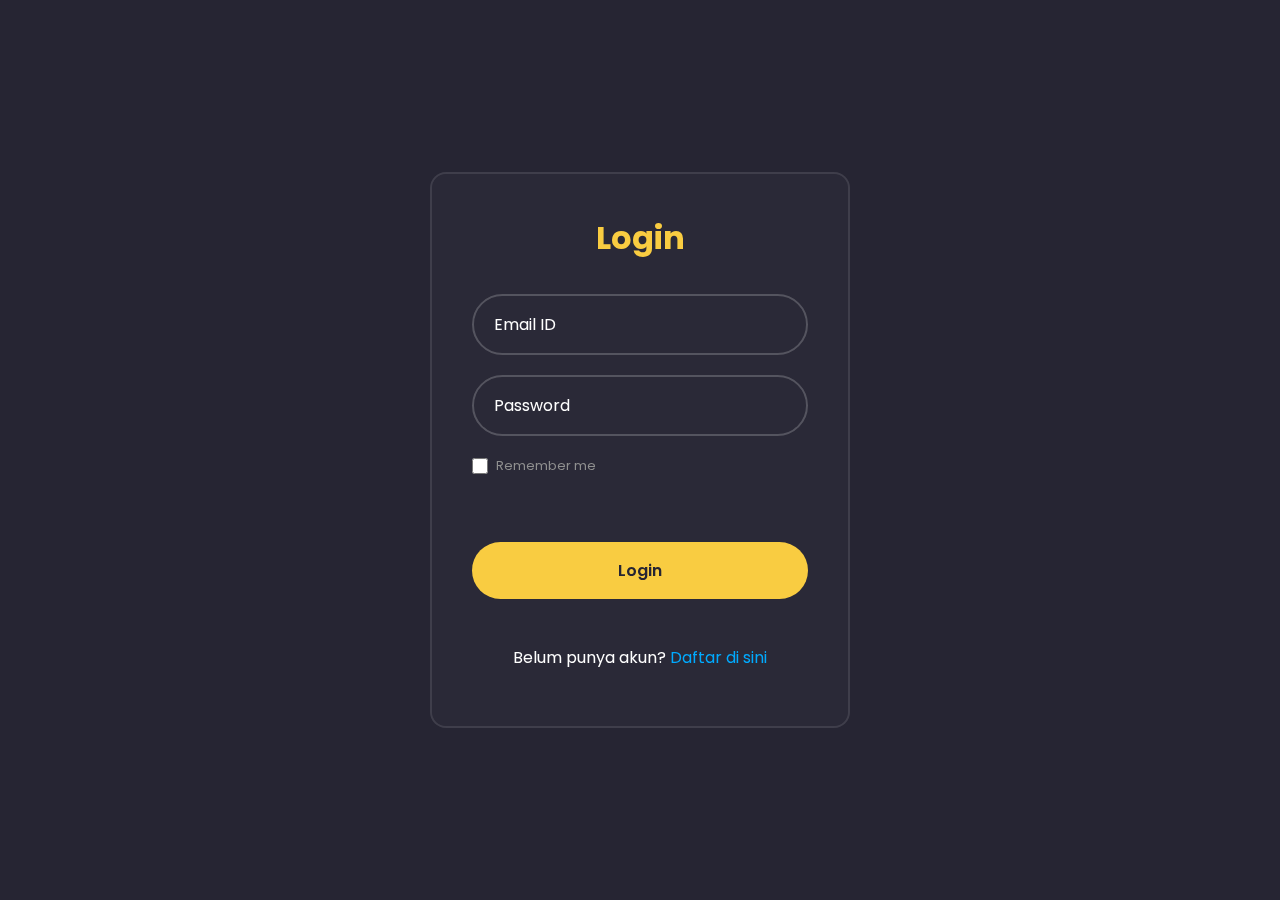
<file: index.html>
<!DOCTYPE html>
<html lang="en">
<head>
  <meta charset="UTF-8" />
  <meta name="viewport" content="width=device-width, initial-scale=1.0" />
  <link rel="stylesheet" href="login1.css" />
  <title>Login</title>
  <style>
   /* === Loading Overlay === */
.loading-overlay {
  position: fixed;
  top: 0;
  left: 0;
  width: 100%;
  height: 100%;
  background: radial-gradient(circle, #262533, #000); /* Gelap */
  display: none;
  justify-content: center;
  align-items: center;
  flex-direction: column;
  z-index: 9999;
  transition: opacity 0.5s ease;
}

.magic-orb {
  width: 100px;
  height: 100px;
  background: radial-gradient(circle at center, #FFF, #F9CC41, #F9CC41); /* Putih ke Kuning */
  border-radius: 50%;
  box-shadow: 0 0 30px #F9CC41, 0 0 60px #F9CC41 inset; /* Kuning */
  animation: float 1.5s ease-in-out infinite;
}

@keyframes float {
  0%, 100% { transform: translateY(0); }
  50% { transform: translateY(-20px); }
}


.loading-text {
  color: #FFF; /* Putih */
  font-size: 20px;
  margin-top: 20px;
  font-family: 'Georgia', serif;
  letter-spacing: 2px;
  animation: blink 1.2s infinite;
}

@keyframes blink {
  0%, 100% { opacity: 1; }
  50% { opacity: 0.5; }
}

.rpg-bar {
  margin-top: 20px;
  width: 300px;
  height: 12px;
  background: #262533; /* Gelap */
  border: 2px solid #8F8F8F; /* Abu-abu Font */
  border-radius: 6px;
  overflow: hidden;
}

.rpg-progress {
  height: 100%;
  width: 0%;
  background: linear-gradient(to right, #F9CC41, #FFF); /* Kuning ke Putih */
  animation: loading-bar 2s linear forwards;
}

@keyframes loading-bar {
  0% { width: 0%; }
  100% { width: 100%; }
}

.fade-out {
  opacity: 0;
  pointer-events: none;
}
  </style>
</head>
<body>
  <!-- LOADING SCREEN RPG-STYLE -->
  <div class="loading-overlay" id="loading">
    <div class="magic-orb"></div>
    <div class="loading-text">loading...</div>
    <div class="rpg-bar">
      <div class="rpg-progress" id="rpg-progress"></div>
    </div>
  </div>

  <!-- FORM LOGIN -->
  <div class="login">
    <form action="javascript:void(0);" class="login__form" onsubmit="login()">
      <h1 class="login__title">Login</h1>

      <div class="login__inputs">
        <div class="login__box">
          <input type="text" id="username" placeholder="Email ID" required class="login__input" />
          <i class="ri-mail-fill"></i>
        </div>

        <div class="login__box">
          <input type="password" id="password" placeholder="Password" required class="login__input" />
          <i class="ri-lock-2-fill"></i>
        </div>

      <div class="login__check">
        <div class="login__check-box">
          <input type="checkbox" class="login__check-input" id="user-check" />
          <label for="user-check" class="login__check-label">Remember me</label>
        </div>
      </div>

      <p id="error-msg" style="color: red; text-align: center; margin-bottom: 10px;"></p>

      <button type="submit" class="login__button">Login</button>

      <!-- Link ke halaman register -->
      <div style="text-align: center; margin-top: 10px; color: white;">
        Belum punya akun? <a href="register.html" style="color: #00aaff;">Daftar di sini</a>
      </div>
    </form>
  </div>

  <!-- JavaScript Login -->
  <script>
    function login() {
  const username = document.getElementById("username").value;
  const password = document.getElementById("password").value;
  const errorMsg = document.getElementById("error-msg");
  const loading = document.getElementById("loading");
  const progress = document.getElementById("rpg-progress");

  const registeredUser = localStorage.getItem("registeredUser") || "admin";
  const registeredPass = localStorage.getItem("registeredPass") || "123456";

  if (username === registeredUser && password === registeredPass) {
    loading.style.display = "flex";
    progress.style.width = "0%";
    progress.style.animation = "loading-bar 2s linear forwards";

    // Tandai bahwa user sudah login
    localStorage.setItem("isLoggedIn", "true");

    setTimeout(() => {
      loading.classList.add("fade-out");
      window.location.href = "beranda.html";
    }, 2200);
  } else {
    errorMsg.textContent = "Username atau password salah!";
  }
}

  </script>
</body>
</html>
</file>
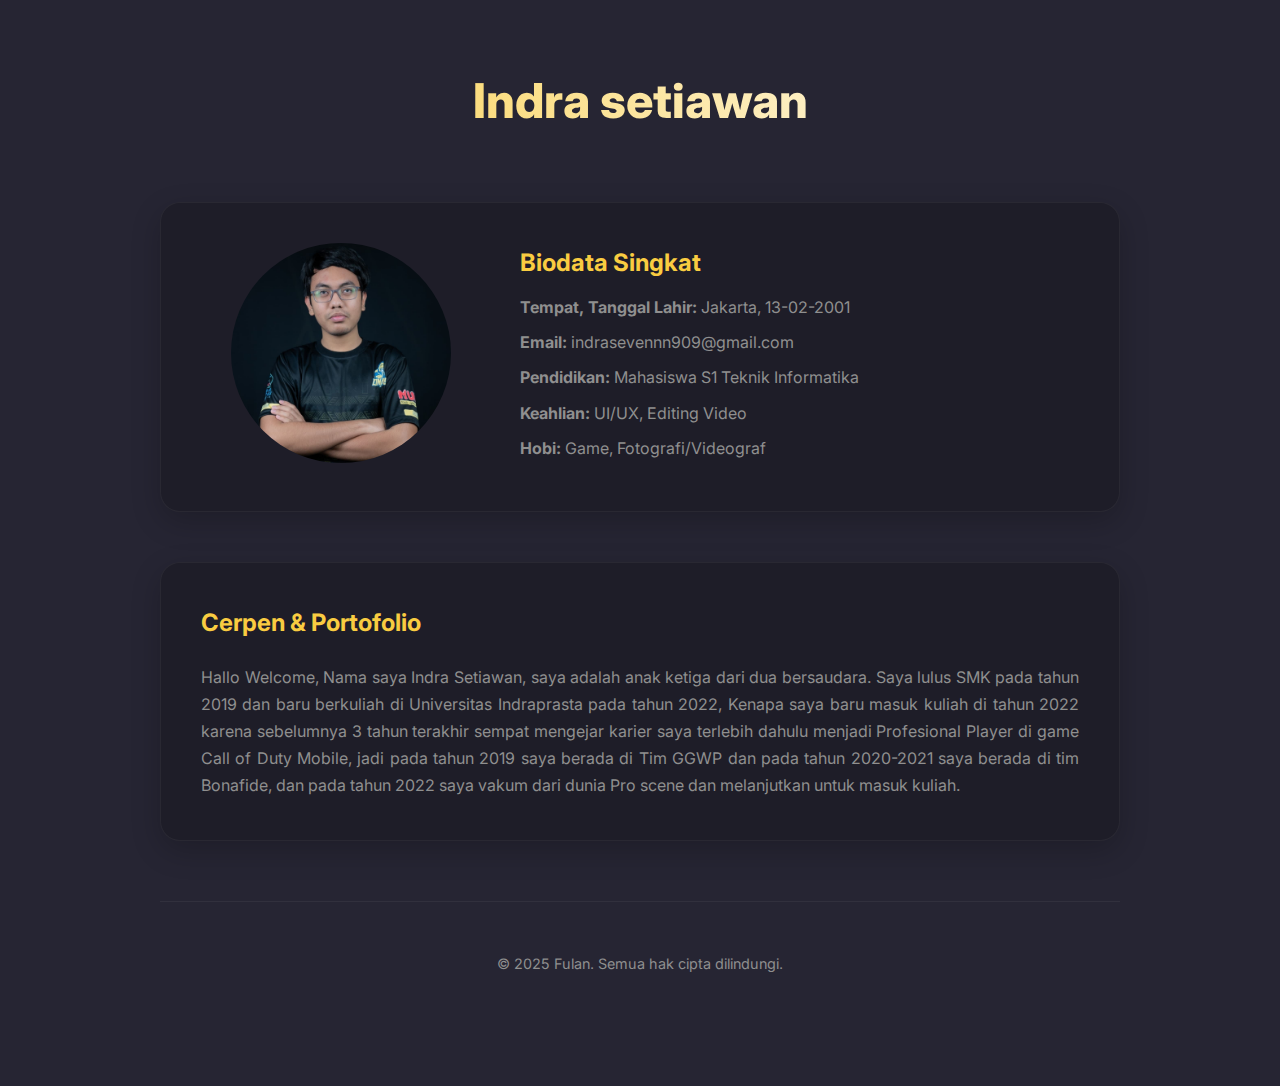
<file: anggota.html>
<!DOCTYPE html>
<html lang="id">
<head>
  <meta charset="UTF-8" />
  <meta name="viewport" content="width=device-width, initial-scale=1.0"/>
  <title>Portofolio Elegan</title>
  <link href="https://fonts.googleapis.com/css2?family=Inter:wght@400;600;800&display=swap" rel="stylesheet">
  <link rel="stylesheet" href="team.css">
</head>
<body>
  <div class="container">
    <header>
      <h1 class="gradient-text">Indra setiawan</h1>
      <p></p>
    </header>

    <div class="profile">
      <div class="profile-img">
        <img src="indra.jpg" alt="Foto Profil">
      </div>
      <div class="profile-info">
        <h2>Biodata Singkat</h2>
        <p><strong>Tempat, Tanggal Lahir:</strong> Jakarta, 13-02-2001</p>
        <p><strong>Email:</strong> indrasevennn909@gmail.com</p>
        <p><strong>Pendidikan:</strong> Mahasiswa S1 Teknik Informatika</p>
        <p><strong>Keahlian:</strong> UI/UX, Editing Video</p>
        <p><strong>Hobi:</strong> Game, Fotografi/Videograf</p>
      </div>
    </div>

    <div class="section">
      <h2>Cerpen & Portofolio</h2>
      <p>
        Hallo Welcome,
        Nama saya Indra Setiawan, saya adalah anak ketiga dari dua bersaudara. Saya lulus SMK pada tahun 2019 dan baru berkuliah di Universitas Indraprasta pada tahun 2022, Kenapa saya baru masuk kuliah di tahun 2022 karena sebelumnya 3 tahun terakhir sempat mengejar karier saya terlebih dahulu menjadi Profesional Player di game Call of Duty Mobile, jadi pada tahun 2019 saya berada di Tim GGWP dan pada tahun 2020-2021 saya berada di tim Bonafide, dan pada tahun 2022 saya vakum dari dunia Pro scene dan melanjutkan untuk masuk kuliah.
      </p>
    </div>

    <footer>
      &copy; 2025 Fulan. Semua hak cipta dilindungi.
    </footer>
  </div>
</body>
</html>
</file>
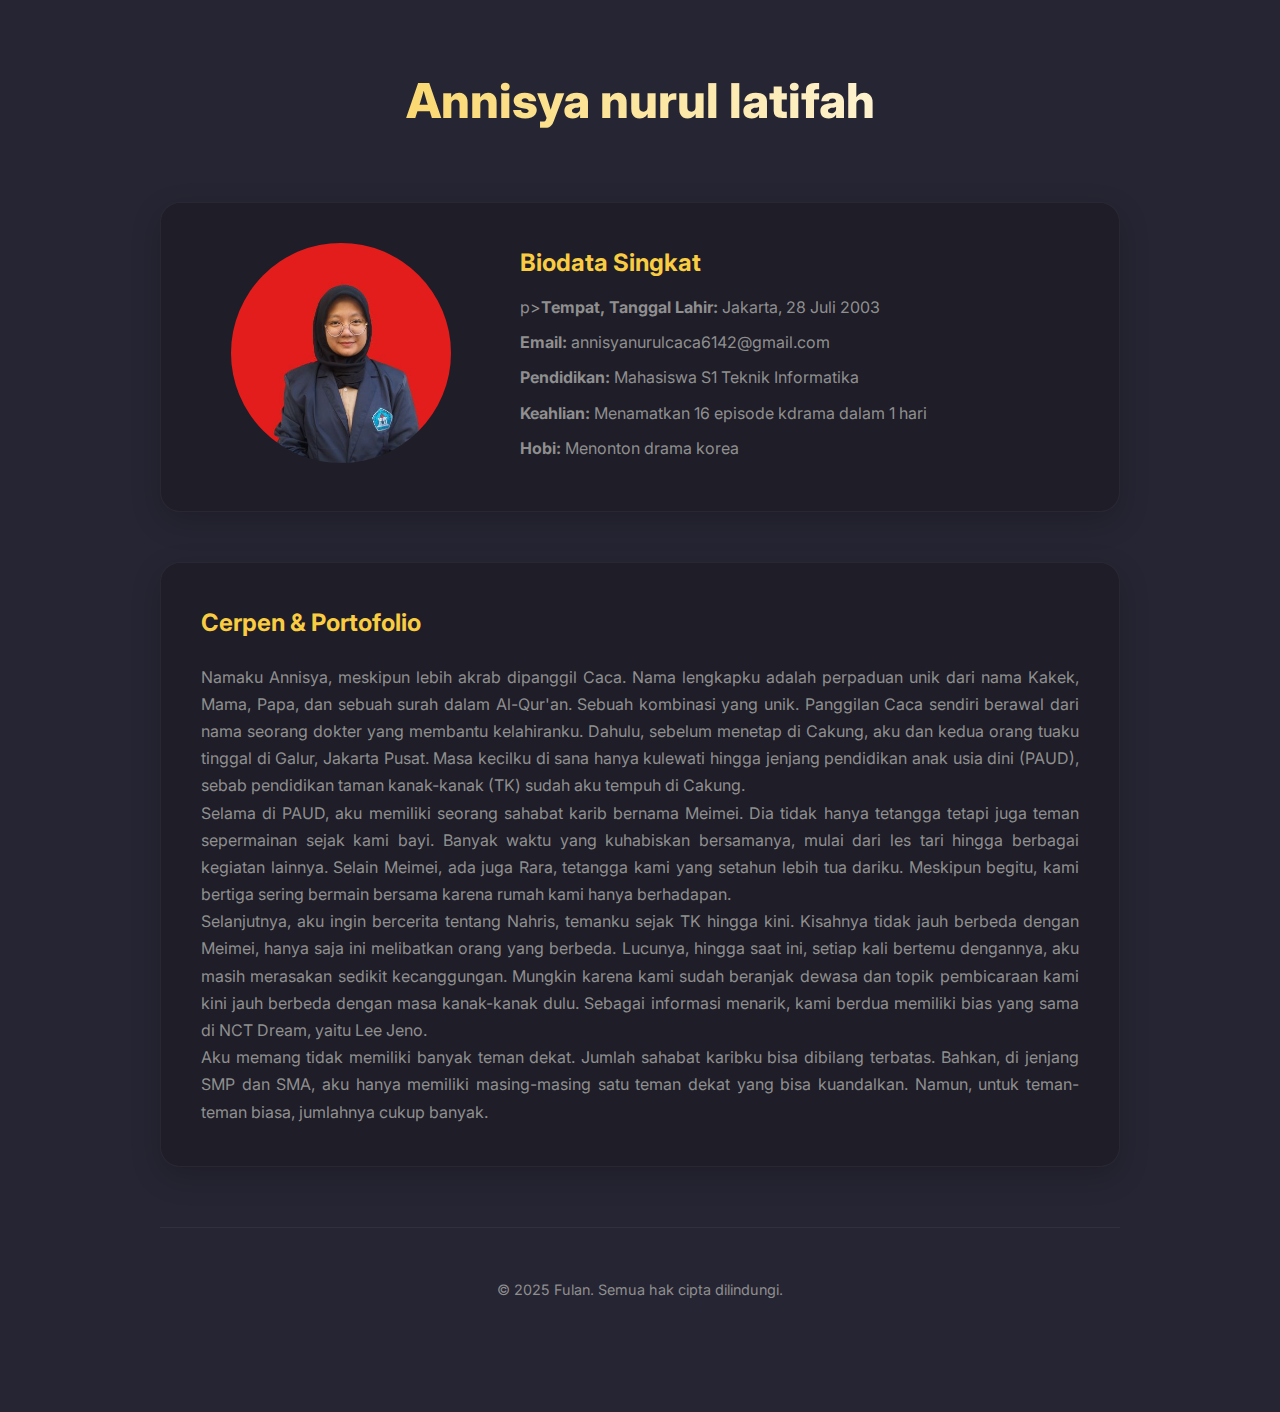
<file: anggota2.html>
<!DOCTYPE html>
<html lang="id">
<head>
  <meta charset="UTF-8" />
  <meta name="viewport" content="width=device-width, initial-scale=1.0"/>
  <title>Portofolio Elegan</title>
  <link href="https://fonts.googleapis.com/css2?family=Inter:wght@400;600;800&display=swap" rel="stylesheet">
  <link rel="stylesheet" href="team.css">
</head>
<body>
  <div class="container">
    <header>
      <h1 class="gradient-text">Annisya nurul latifah</h1>

    </header>

    <div class="profile">
      <div class="profile-img">
        <img src="caca.jpg" alt="Foto Profil">
      </div>
      <div class="profile-info">
        <h2>Biodata Singkat</h2>
       p><strong>Tempat, Tanggal Lahir:</strong> Jakarta, 28 Juli 2003</p>
        <p><strong>Email:</strong> annisyanurulcaca6142@gmail.com</p>
        <p><strong>Pendidikan:</strong> Mahasiswa S1 Teknik Informatika</p>
        <p><strong>Keahlian:</strong> Menamatkan 16 episode kdrama dalam 1 hari</p>
        <p><strong>Hobi:</strong> Menonton drama korea</p>
      </div>
    </div>

    <div class="section">
      <h2>Cerpen & Portofolio</h2>
      <p>
     Namaku Annisya, meskipun lebih akrab dipanggil Caca. Nama lengkapku adalah perpaduan unik dari nama Kakek, Mama, Papa, dan sebuah surah dalam Al-Qur'an. Sebuah kombinasi yang unik. Panggilan Caca sendiri berawal dari nama seorang dokter yang membantu kelahiranku.
     Dahulu, sebelum menetap di Cakung, aku dan kedua orang tuaku tinggal di Galur, Jakarta Pusat. Masa kecilku di sana hanya kulewati hingga jenjang pendidikan anak usia dini (PAUD), sebab pendidikan taman kanak-kanak (TK) sudah aku tempuh di Cakung.
   </p>


  <p>
    Selama di PAUD, aku memiliki seorang sahabat karib bernama Meimei. Dia tidak hanya tetangga tetapi juga teman sepermainan sejak kami bayi. Banyak waktu yang kuhabiskan bersamanya, mulai dari les tari hingga berbagai kegiatan lainnya. Selain Meimei, ada juga Rara, tetangga kami yang setahun lebih tua dariku. Meskipun begitu, kami bertiga sering bermain bersama karena rumah kami hanya berhadapan.
  </p>


  <p>
    Selanjutnya, aku ingin bercerita tentang Nahris, temanku sejak TK hingga kini. Kisahnya tidak jauh berbeda dengan Meimei, hanya saja ini melibatkan orang yang berbeda. Lucunya, hingga saat ini, setiap kali bertemu dengannya, aku masih merasakan sedikit kecanggungan. Mungkin karena kami sudah beranjak dewasa dan topik pembicaraan kami kini jauh berbeda dengan masa kanak-kanak dulu. Sebagai informasi menarik, kami berdua memiliki bias yang sama di NCT Dream, yaitu Lee Jeno.
  </p>


  <p>
    Aku memang tidak memiliki banyak teman dekat. Jumlah sahabat karibku bisa dibilang terbatas. Bahkan, di jenjang SMP dan SMA, aku hanya memiliki masing-masing satu teman dekat yang bisa kuandalkan. Namun, untuk teman-teman biasa, jumlahnya cukup banyak.
  </p>


    </div>

    <footer>
      &copy; 2025 Fulan. Semua hak cipta dilindungi.
    </footer>
  </div>
</body>
</html>
</file>
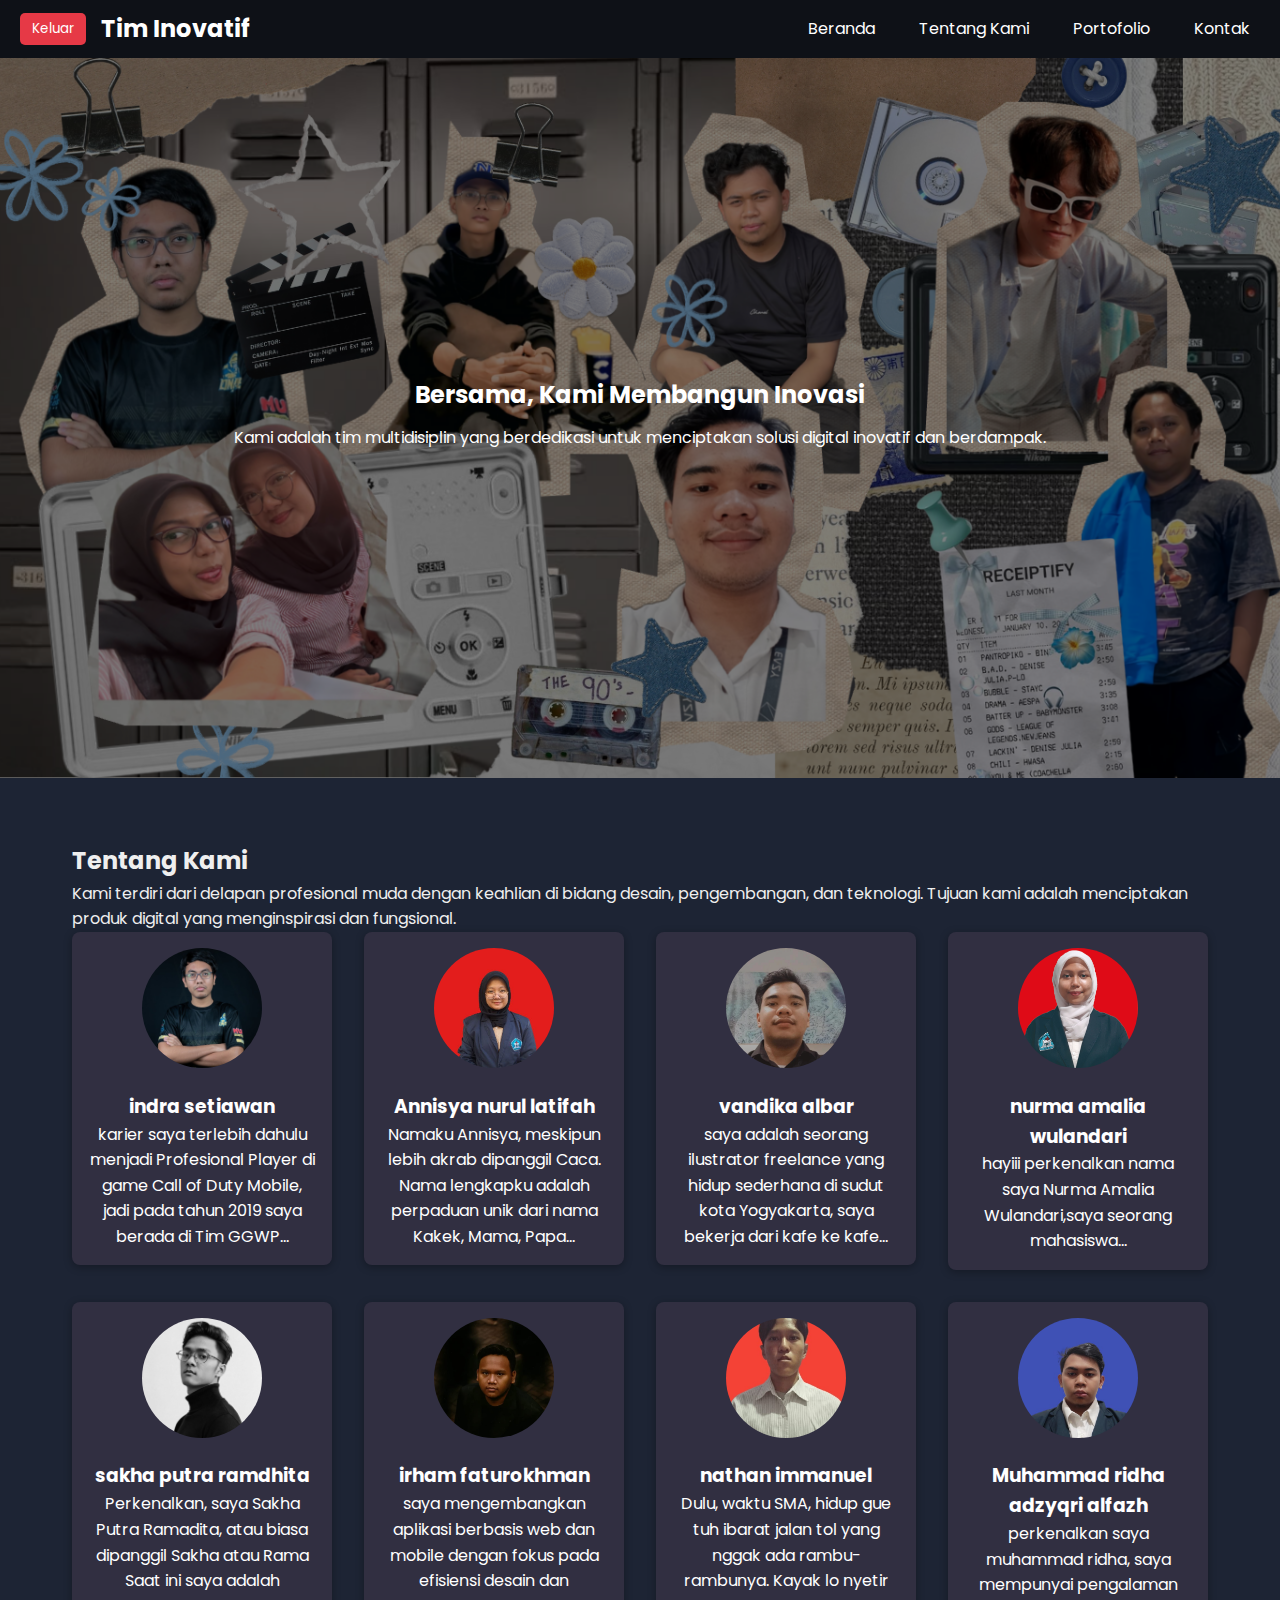
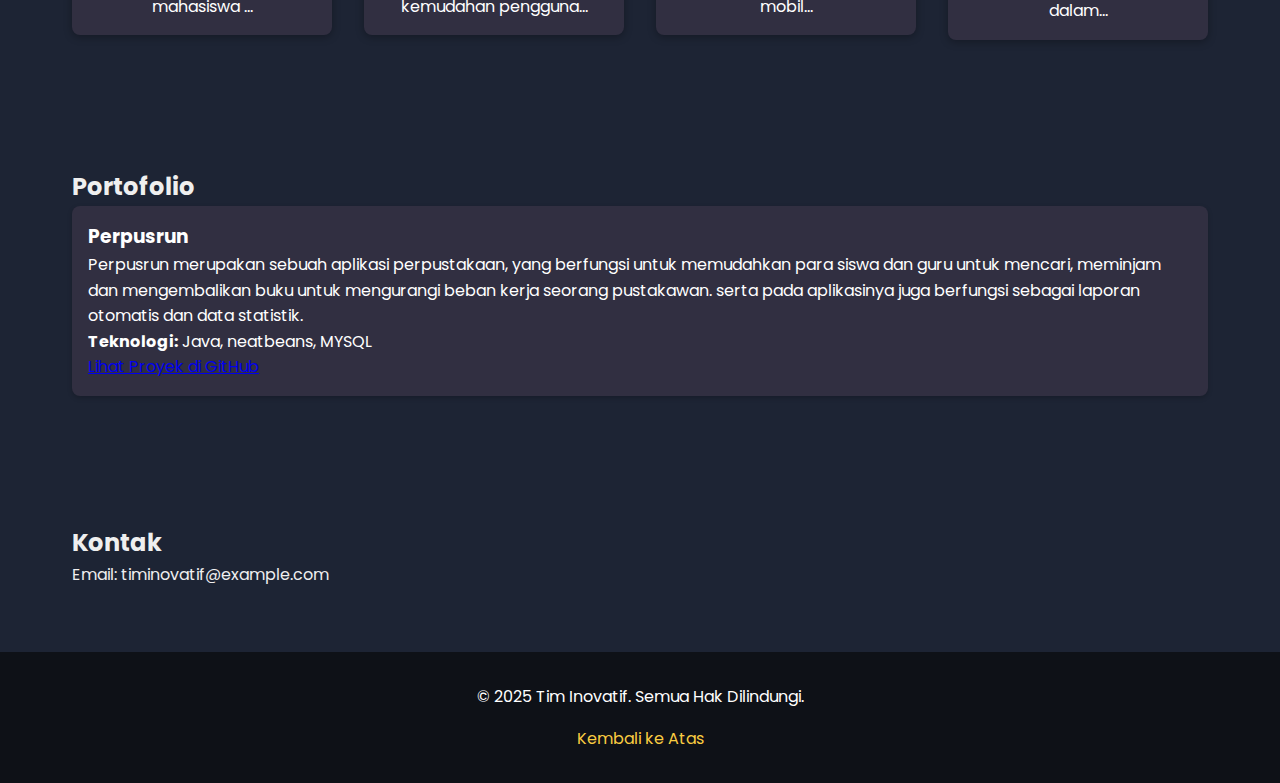
<file: beranda.html>
<!DOCTYPE html>
<html lang="id">
<head>
  <meta charset="UTF-8" />
  <meta name="viewport" content="width=device-width, initial-scale=1.0" />
  <meta name="description" content="Portofolio Profesional Tim - Bersama, Kami Membangun Inovasi" />
  <title>Portofolio Tim</title>
  <link rel="stylesheet" href="styles.css" />
  <link rel="preconnect" href="https://fonts.googleapis.com">
  <link rel="preconnect" href="https://fonts.gstatic.com" crossorigin>
  <link href="https://fonts.googleapis.com/css2?family=Poppins:wght@300;400;600&display=swap" rel="stylesheet">
</head>
<body>
  <header class="navbar" style="display: flex; justify-content: space-between; align-items: center; padding: 10px 20px;">
    <div style="display: flex; align-items: center;">
      <button onclick="signOut()" style="margin-right: 15px; background-color: #e63946; color: white; border: none; padding: 6px 12px; border-radius: 5px; cursor: pointer;">
        Keluar
      </button>
      <h1 style="margin: 0;">Tim Inovatif</h1>
    </div>
    <nav>
      <ul style="display: flex; list-style: none; margin: 0; padding: 0;">
        <li><a href="#beranda" style="margin: 0 10px;">Beranda</a></li>
        <li><a href="#tentang" style="margin: 0 10px;">Tentang Kami</a></li>
        <li><a href="#portofolio" style="margin: 0 10px;">Portofolio</a></li>
        <li><a href="#kontak" style="margin: 0 10px;">Kontak</a></li>
      </ul>
    </nav>
  </header>

  <section id="beranda" class="hero">
    <h2>Bersama, Kami Membangun Inovasi</h2>
    <p>Kami adalah tim multidisiplin yang berdedikasi untuk menciptakan solusi digital inovatif dan berdampak.</p>
  </section>

  <section id="tentang" class="about">
    <h2>Tentang Kami</h2>
    <p>Kami terdiri dari delapan profesional muda dengan keahlian di bidang desain, pengembangan, dan teknologi. Tujuan kami adalah menciptakan produk digital yang menginspirasi dan fungsional.</p>
    <div class="team-grid">

      <a href="anggota.html" style="text-decoration: none; color: inherit;">
        <div class="team-member">
          <img src="indra.jpg" alt="Profil Anggota">
          <h3>indra setiawan</h3>
          <p>karier saya terlebih dahulu menjadi Profesional Player di game Call of Duty Mobile, jadi pada tahun 2019 saya berada di Tim GGWP...</p>
          <div class="social-links">
            <span></span>
            <span></span>
          </div>
        </div>
     </a>

<a href="anggota2.html" style="text-decoration: none; color: inherit;">
        <div class="team-member">
          <img src="caca.jpg" alt="Profil Anggota">
          <h3>Annisya nurul latifah</h3>
          <p>Namaku Annisya, meskipun lebih akrab dipanggil Caca. Nama lengkapku adalah perpaduan unik dari nama Kakek, Mama, Papa...</p>
          <div class="social-links">
            <span></span>
            <span></span>
          </div>
        </div>
     </a>
    

      <a href="anggota3.html" style="text-decoration: none; color: inherit;">
        <div class="team-member">
          <img src="dika.jpg" alt="Profil Anggota">
          <h3>vandika albar</h3>
          <p>saya adalah seorang ilustrator freelance yang hidup sederhana di sudut kota Yogyakarta, saya bekerja dari kafe ke kafe...</p>
          <div class="social-links">
            <span></span>
            <span></span>
          </div>
        </div>
     </a>

      
      <a href="anggota4.html" style="text-decoration: none; color: inherit;">
        <div class="team-member">
          <img src="nurma.jpg" alt="Profil Anggota">
          <h3>nurma amalia wulandari</h3>
          <p>hayiii perkenalkan nama saya Nurma Amalia Wulandari,saya seorang mahasiswa...</p>
          <div class="social-links">
            <span></span>
            <span></span>
          </div>
        </div>
     </a>

       <a href="anggota5.html" style="text-decoration: none; color: inherit;">
        <div class="team-member">
          <img src="sakha.jpg" alt="Profil Anggota">
          <h3>sakha putra ramdhita</h3>
          <p>Perkenalkan, saya Sakha Putra Ramadita, atau biasa dipanggil Sakha atau Rama Saat ini saya adalah mahasiswa ...</p>
          <div class="social-links">
            <span></span>
            <span></span>
          </div>
        </div>
     </a>


      <a href="anggota6.html" style="text-decoration: none; color: inherit;">
        <div class="team-member">
          <img src="irham.jpg" alt="Profil Anggota">
          <h3>irham faturokhman</h3>
          <p>saya mengembangkan aplikasi berbasis web dan mobile dengan fokus pada efisiensi desain dan kemudahan pengguna...</p>
          <div class="social-links">
            <span></span>
            <span></span>
          </div>
        </div>
     </a>

      <a href="anggota7.html" style="text-decoration: none; color: inherit;">
        <div class="team-member">
          <img src="nathan.jpg" alt="Profil Anggota">
          <h3>nathan immanuel</h3>
          <p>Dulu, waktu SMA, hidup gue tuh ibarat jalan tol yang nggak ada rambu-rambunya. Kayak lo nyetir mobil...</p>
          <div class="social-links">
            <span></span>
            <span></span>
          </div>
        </div>
     </a>

       <a href="anggota8.html" style="text-decoration: none; color: inherit;">
        <div class="team-member">
          <img src="ridha.jpg" alt="Profil Anggota">
          <h3>Muhammad ridha adzyqri alfazh</h3>
          <p>perkenalkan saya muhammad ridha, saya mempunyai pengalaman dalam...</p>
          <div class="social-links">
            <span></span>
            <span></span>
          </div>
        </div>
     </a>

  </section>
<section id="portofolio" class="portfolio">
  <h2>Portofolio</h2>
  <div class="project-gallery">
    <div class="project-card">
      <h3>Perpusrun</h3>
      <p>Perpusrun merupakan sebuah aplikasi perpustakaan, yang berfungsi untuk memudahkan para siswa dan guru untuk mencari, meminjam dan mengembalikan buku untuk mengurangi beban kerja seorang pustakawan. serta pada aplikasinya juga berfungsi sebagai laporan otomatis dan data statistik.</p>
      <p><strong>Teknologi:</strong> Java, neatbeans, MYSQL</p>
      <a href="https://github.com/portofoliokelompok/perpusrun?tab=readme-ov-file#perpusrun" target="_blank">
        Lihat Proyek di GitHub
      </a>
    </div>
  </div>
</section>


  <section id="kontak" class="contact">
    <h2>Kontak</h2>
    <p>Email: timinovatif@example.com</p>
  </section>

  <footer>
    <p>&copy; 2025 Tim Inovatif. Semua Hak Dilindungi.</p>
    <a href="#beranda" class="back-to-top">Kembali ke Atas</a>
  </footer>

  <script>
 
  function signOut() {
      alert("Anda telah keluar.");
      window.location.href = "index.html"; // Jika ada halaman login
    }
  </script>
</body>
</html>
</file>
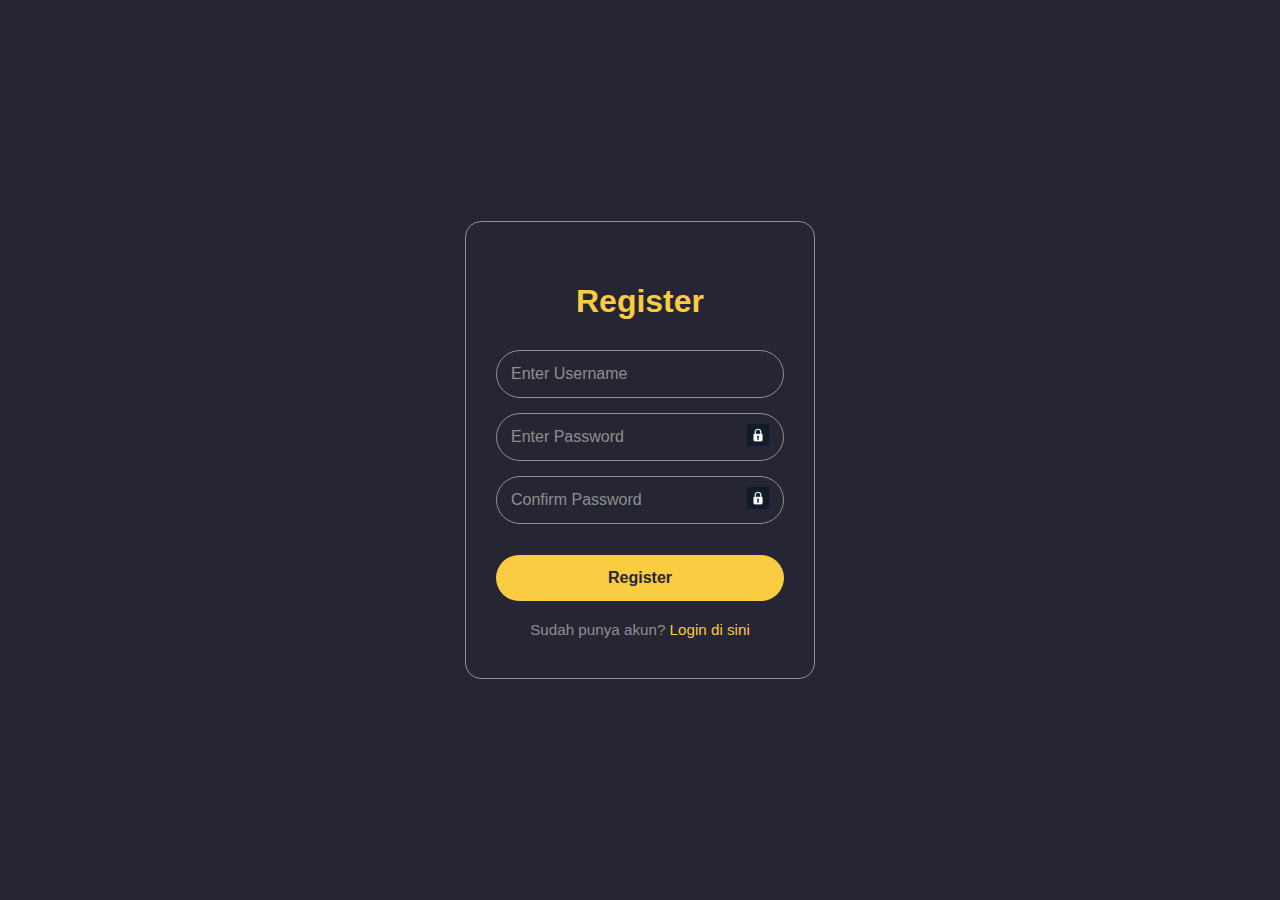
<file: register.html>
<!DOCTYPE html>
<html lang="en">
<head>
  <meta charset="UTF-8" />
  <meta name="viewport" content="width=device-width, initial-scale=1.0" />
  <title>Register</title>
  <style>
   body {
  margin: 0;
  padding: 0;
  font-family: 'Segoe UI', sans-serif;
  background-color: #262533; /* Warna gelap */
  display: flex;
  justify-content: center;
  align-items: center;
  min-height: 100vh;
}

.register-box {
  background-color: transparent;
  border: 1px solid #8F8F8F; /* Warna font */
  border-radius: 16px;
  padding: 40px 30px;
  width: 350px;
  box-sizing: border-box;
  position: relative;
}

.register-box h1 {
  text-align: center;
  color: #F9CC41; /* Warna kuning */
  margin-bottom: 30px;
}

.input-group {
  position: relative;
  margin-bottom: 15px;
}

.register-box input[type="text"],
.register-box input[type="password"] {
  width: 100%;
  padding: 14px 45px 14px 14px;
  border: 1px solid #8F8F8F; /* Warna font */
  border-radius: 50px;
  background: transparent;
  color: #FFF; /* Warna putih */
  font-size: 1rem;
  box-sizing: border-box;
}

.register-box input::placeholder {
  color: #8F8F8F; /* Warna font */
}

.toggle-password {
  position: absolute;
  right: 15px;
  top: 50%;
  transform: translateY(-50%);
  cursor: pointer;
  user-select: none;
}

.toggle-password img {
  width: 22px;
  height: 22px;
}

.register-box button {
  width: 100%;
  padding: 14px;
  border: none;
  border-radius: 50px;
  background-color: #F9CC41; /* Warna kuning */
  color: #262533; /* Warna gelap */
  font-weight: bold;
  font-size: 1rem;
  cursor: pointer;
  margin-top: 15px;
}

.register-box button:hover {
  background-color: #e6b82f; /* Versi hover dari warna kuning */
}

.register-box .link {
  text-align: center;
  margin-top: 20px;
  color: #8F8F8F; /* Warna font */
  font-size: 0.95rem;
}

.register-box .link a {
  color: #F9CC41; /* Warna kuning */
  text-decoration: none;
}

#register-error {
  color: red;
  text-align: center;
  margin-top: 10px;
}

#register-success {
  color: lightgreen;
  text-align: center;
  margin-top: 10px;
}

  </style>
</head>
<body>

  <div class="register-box">
    <h1>Register</h1>
    <form onsubmit="registerAccount(); return false;">
      <div class="input-group">
        <input type="text" id="reg-username" placeholder="Enter Username" required />
      </div>
<div class="input-group">
  <input type="password" id="reg-password" placeholder="Enter Password" required />
  <span class="toggle-password" onclick="togglePassword('reg-password', this)">
    <img src="hide.png" alt="Hide Password">
  </span>
</div>

<div class="input-group">
  <input type="password" id="reg-confirm" placeholder="Confirm Password" required />
  <span class="toggle-password" onclick="togglePassword('reg-confirm', this)">
    <img src="hide.png" alt="Hide Password">
  </span>
</div>


      <p id="register-error"></p>
      <p id="register-success"></p>

      <button type="submit">Register</button>

      <div class="link">
        Sudah punya akun? <a href="index.html">Login di sini</a>
      </div>
    </form>
  </div>

  <script>
    function registerAccount() {
      const username = document.getElementById("reg-username").value.trim();
      const password = document.getElementById("reg-password").value;
      const confirm = document.getElementById("reg-confirm").value;
      const errorMsg = document.getElementById("register-error");
      const successMsg = document.getElementById("register-success");

      errorMsg.textContent = "";
      successMsg.textContent = "";

      if (password !== confirm) {
        errorMsg.textContent = "Password dan konfirmasi tidak cocok!";
        return;
      }

      localStorage.setItem("registeredUser", username);
      localStorage.setItem("registeredPass", password);

      successMsg.textContent = "Registrasi berhasil! Mengarahkan ke login...";
      setTimeout(() => {
        window.location.href = "index.html";
      }, 2000);
    }

    function togglePassword(fieldId, iconElem) {
    const field = document.getElementById(fieldId);
    const img = iconElem.querySelector("img");

    if (field.type === "password") {
      field.type = "text";
      img.src = "show.png"; // ikon mata terbuka
      img.alt = "Show Password";
    } else {
      field.type = "password";
      img.src = "hide.png"; // ikon mata tertutup
      img.alt = "Hide Password";
    }
  }
  </script>

</body>
</html>
</file>
<file: login1.css>
/*=============== GOOGLE FONTS ===============*/
@import url("https://fonts.googleapis.com/css2?family=Poppins:wght@400;500;600&display=swap");

/*=============== VARIABLES CSS ===============*/
:root {
  --white-color: #FFF;
  --black-color: #000;
  --yellow-color: #F9CC41;
  --dark-color: #262533;
  --font-gray: #8F8F8F;

  --body-font: "Poppins", sans-serif;
  --h1-font-size: 2rem;
  --normal-font-size: 1rem;
  --small-font-size: .813rem;
}

/*=============== BASE ===============*/
* {
  box-sizing: border-box;
  padding: 0;
  margin: 0;
}

body,
input,
button {
  font-family: var(--body-font);
  font-size: var(--normal-font-size);
}

body {
  background-color: var(--dark-color);
  color: var(--font-gray);
}

a {
  text-decoration: none;
}

img {
  display: block;
  max-width: 100%;
  height: auto;
}

/*=============== LOGIN ===============*/
.login {
  position: relative;
  height: 100vh;
  display: grid;
  align-items: center;
  justify-content: center;
}

.login__bg {
  position: absolute;
  width: 100%;
  height: 100%;
  background-color: var(--dark-color);
}

.login__form {
  position: relative;
  margin-inline: 1.5rem;
  background-color: rgba(255, 255, 255, 0.02);
  border: 2px solid rgba(255, 255, 255, 0.1);
  padding: 2.5rem 1rem;
  color: var(--white-color);
  border-radius: 1rem;
  backdrop-filter: blur(16px);
}

.login__title {
  text-align: center;
  font-size: var(--h1-font-size);
  margin-bottom: 1.25rem;
  color: var(--yellow-color);
}

.login__inputs, 
.login__box {
  display: grid;
}

.login__inputs {
  row-gap: 1.25rem;
  margin-bottom: 1rem;
}

.login__box {
  grid-template-columns: 1fr max-content;
  column-gap: .75rem;
  align-items: center;
  border: 2px solid rgba(255, 255, 255, 0.2);
  padding-inline: 1.25rem;
  border-radius: 4rem;
}

.login__input, 
.login__button {
  border: none;
  outline: none;
}

.login__input {
  width: 100%;
  background: none;
  color: var(--white-color);
  padding-block: 1rem;
}

.login__input::placeholder {
  color: var(--white-color);
}

.login__box i {
  font-size: 1.25rem;
  color: var(--yellow-color);
}

.login__check, 
.login__check-box {
  display: flex;
  justify-content: space-between;
  align-items: center;
}

.login__check {
  margin-bottom: 1rem;
  font-size: var(--small-font-size);
  color: var(--font-gray);
}

.login__check-box {
  column-gap: .5rem;
}

.login__check-input {
  width: 1rem;
  height: 1rem;
  accent-color: var(--yellow-color);
}

.login__forgot {
  color: var(--white-color);
}

.login__forgot:hover {
  text-decoration: underline;
}

.login__button {
  width: 100%;
  padding: 1rem;
  margin-bottom: 1rem;
  background-color: var(--yellow-color);
  border-radius: 4rem;
  color: var(--dark-color);
  font-weight: 600;
  cursor: pointer;
}
.login__register a:link,
.login__register a:visited,
.login__register a:active {
  color: #F9CC41 !important;
  font-weight: 500;
  text-decoration: none;
}

/*=============== BREAKPOINTS ===============*/
@media screen and (min-width: 576px) {
  .login {
    justify-content: center;
  }

  .login__form {
    width: 420px;
    padding-inline: 2.5rem;
  }

  .login__title {
    margin-bottom: 2rem;
  }
}
</file>
<file: team.css>
:root {
  --kuning: #F9CC41;
  --gelap: #262533;
  --putih: #FFF;
  --font-abu: #8F8F8F;
  --border: rgba(255, 255, 255, 0.05);
}

* {
  margin: 0;
  padding: 0;
  box-sizing: border-box;
}

body {
  font-family: 'Inter', sans-serif;
  background-color: var(--gelap);
  color: var(--font-abu);
  line-height: 1.7;
}

.container {
  max-width: 1000px;
  margin: auto;
  padding: 60px 20px;
}

header {
  text-align: center;
  margin-bottom: 60px;
}

.gradient-text {
  font-size: 3rem;
  font-weight: 800;
  background: linear-gradient(90deg, #F9CC41, #FFF);
  -webkit-background-clip: text;
  -webkit-text-fill-color: transparent;
}

header p {
  font-size: 1.1rem;
  color: var(--font-abu);
  margin-top: 10px;
}

.profile {
  display: flex;
  gap: 40px;
  flex-wrap: wrap;
  align-items: center;
  background-color: #1e1d28;
  padding: 40px;
  border-radius: 20px;
  box-shadow: 0 10px 30px rgba(0, 0, 0, 0.2);
  border: 1px solid var(--border);
}

.profile-img {
  flex: 1 1 250px;
  text-align: center;
}

.profile-img img {
  width: 220px;
  height: 220px;
  border-radius: 100%;
  object-fit: cover;
  /* border: 5px solid var(--kuning); -> sudah dihapus */
}

.profile-info {
  flex: 2 1 500px;
}

.profile-info h2 {
  color: var(--kuning);
  margin-bottom: 10px;
}

.profile-info p {
  margin-bottom: 8px;
}

.buttons {
  margin-top: 20px;
}

.buttons a {
  display: inline-block;
  background: var(--kuning);
  color: #262533;
  padding: 10px 20px;
  border-radius: 8px;
  text-decoration: none;
  font-weight: 600;
  margin-right: 15px;
  transition: 0.3s;
}

.buttons a:hover {
  background-color: #e6b82f;
}

.section {
  background-color: #1e1d28;
  margin-top: 50px;
  padding: 40px;
  border-radius: 20px;
  box-shadow: 0 10px 30px rgba(0, 0, 0, 0.2);
  border: 1px solid var(--border);
}

.section h2 {
  color: var(--kuning);
  margin-bottom: 20px;
}

.section p {
  text-align: justify;
}

footer {
  text-align: center;
  padding: 50px 20px;
  color: var(--font-abu);
  font-size: 0.9rem;
  border-top: 1px solid var(--border);
  margin-top: 60px;
}

@media (max-width: 768px) {
  .profile {
    flex-direction: column;
    text-align: center;
  }

  .buttons a {
    margin-bottom: 10px;
  }
}
</file>
<file: styles.css>
* {
  box-sizing: border-box;
  margin: 0;
  padding: 0;
  font-family: 'Poppins', sans-serif;
}

body {
  background-color:#1D2434;
  color: #FFF;
  line-height: 1.6;
}

.navbar {
  display: flex;
  justify-content: space-between;
  align-items: center;
  background-color:#0e1117;
  color: #FFF;
  padding: 1rem 2rem;
  position: sticky;
  top: 0;
  z-index: 1000;
}

.navbar h1 {
  font-size: 1.5rem;
}

.navbar ul {
  display: flex;
  list-style: none;
  gap: 1.5rem;
}

.navbar a {
  text-decoration: none;
  color: #FFF;
  transition: color 0.3s;
}

.navbar a:hover {
  color: #F9CC41;
}

.hero {
  background-image: url('Dika.png');
  background-size: cover;
  background-position: center;
  background-repeat: no-repeat;
  color: #FFF;
  min-height: 80vh;
  display: flex;
  flex-direction: column;
  align-items: center;
  justify-content: center;
  position: relative;
  text-align: center;
  padding: 40px 20px;
}

.hero::before {
  content: "";
  position: absolute;
  top: 0; left: 0; right: 0; bottom: 0;
  background: rgba(0, 0, 0, 0.5);
  z-index: 1;
}

.hero h2,
.hero p {
  position: relative;
  z-index: 2;
  margin: 0 0 10px;
}

.about, .portfolio, .contact {
  padding: 4rem 2rem;
  max-width: 1200px;
  margin: auto;
  color: #efefef;
}

.team-grid {
  display: grid;
  grid-template-columns: repeat(auto-fit, minmax(250px, 1fr));
  gap: 2rem;
}

.team-member {
  background: #312f41;
  padding: 1rem;
  border-radius: 8px;
  text-align: center;
  transition: transform 0.3s;
  color: #FFF;
  box-shadow: 0 2px 8px rgba(0,0,0,0.3);
}

.team-member:hover {
  transform: translateY(-5px);
}

.team-member img {
  width: 120px;
  height: 120px;
  object-fit: cover;
  border-radius: 50%;
  margin-bottom: 1rem;
  /* border: 3px solid #F9CC41; <- Dihapus */
}

.role {
  font-weight: bold;
  color: #F9CC41;
  margin-bottom: 0.5rem;
}

.social-links a {
  margin: 0 0.5rem;
  color: #F9CC41;
  text-decoration: none;
}

.project-gallery {
  display: grid;
  grid-template-columns: repeat(auto-fit, minmax(280px, 1fr));
  gap: 2rem;
}

.project-card {
  background: #312f41;
  padding: 1rem;
  border-radius: 8px;
  box-shadow: 0 2px 5px rgba(0,0,0,0.2);
  transition: transform 0.3s;
  color: #FFF;
}

.project-card:hover {
  transform: scale(1.02);
}

.project-card img {
  width: 100%;
  border-radius: 5px;
  margin-bottom: 1rem;
}

.contact form {
  display: flex;
  flex-direction: column;
  gap: 1rem;
  margin-bottom: 2rem;
}

.contact input,
.contact textarea {
  padding: 0.8rem;
  border: 1px solid #444;
  border-radius: 5px;
  font-size: 1rem;
  width: 100%;
  color: #8F8F8F;
  background-color: #1d1b26;
}

.contact button {
  background-color: #F9CC41;
  color: #262533;
  border: none;
  padding: 0.8rem;
  font-size: 1rem;
  border-radius: 5px;
  cursor: pointer;
  font-weight: bold;
  transition: 0.3s;
}

.contact button:hover {
  background-color: #e6b930;
}

.map-placeholder {
  background-color: #2c3e50;
  height: 200px;
  display: flex;
  align-items: center;
  justify-content: center;
  font-style: italic;
  color: #ccc;
}

footer {
  background-color: #0e1117;
  color: #FFF;
  text-align: center;
  padding: 2rem;
}

.back-to-top {
  display: inline-block;
  margin-top: 1rem;
  color: #F9CC41;
  text-decoration: none;
  transition: opacity 0.3s;
}

.back-to-top:hover {
  opacity: 0.8;
}

@media (max-width: 600px) {
  .navbar ul {
    flex-direction: column;
    gap: 0.5rem;
  }
}
</file>
